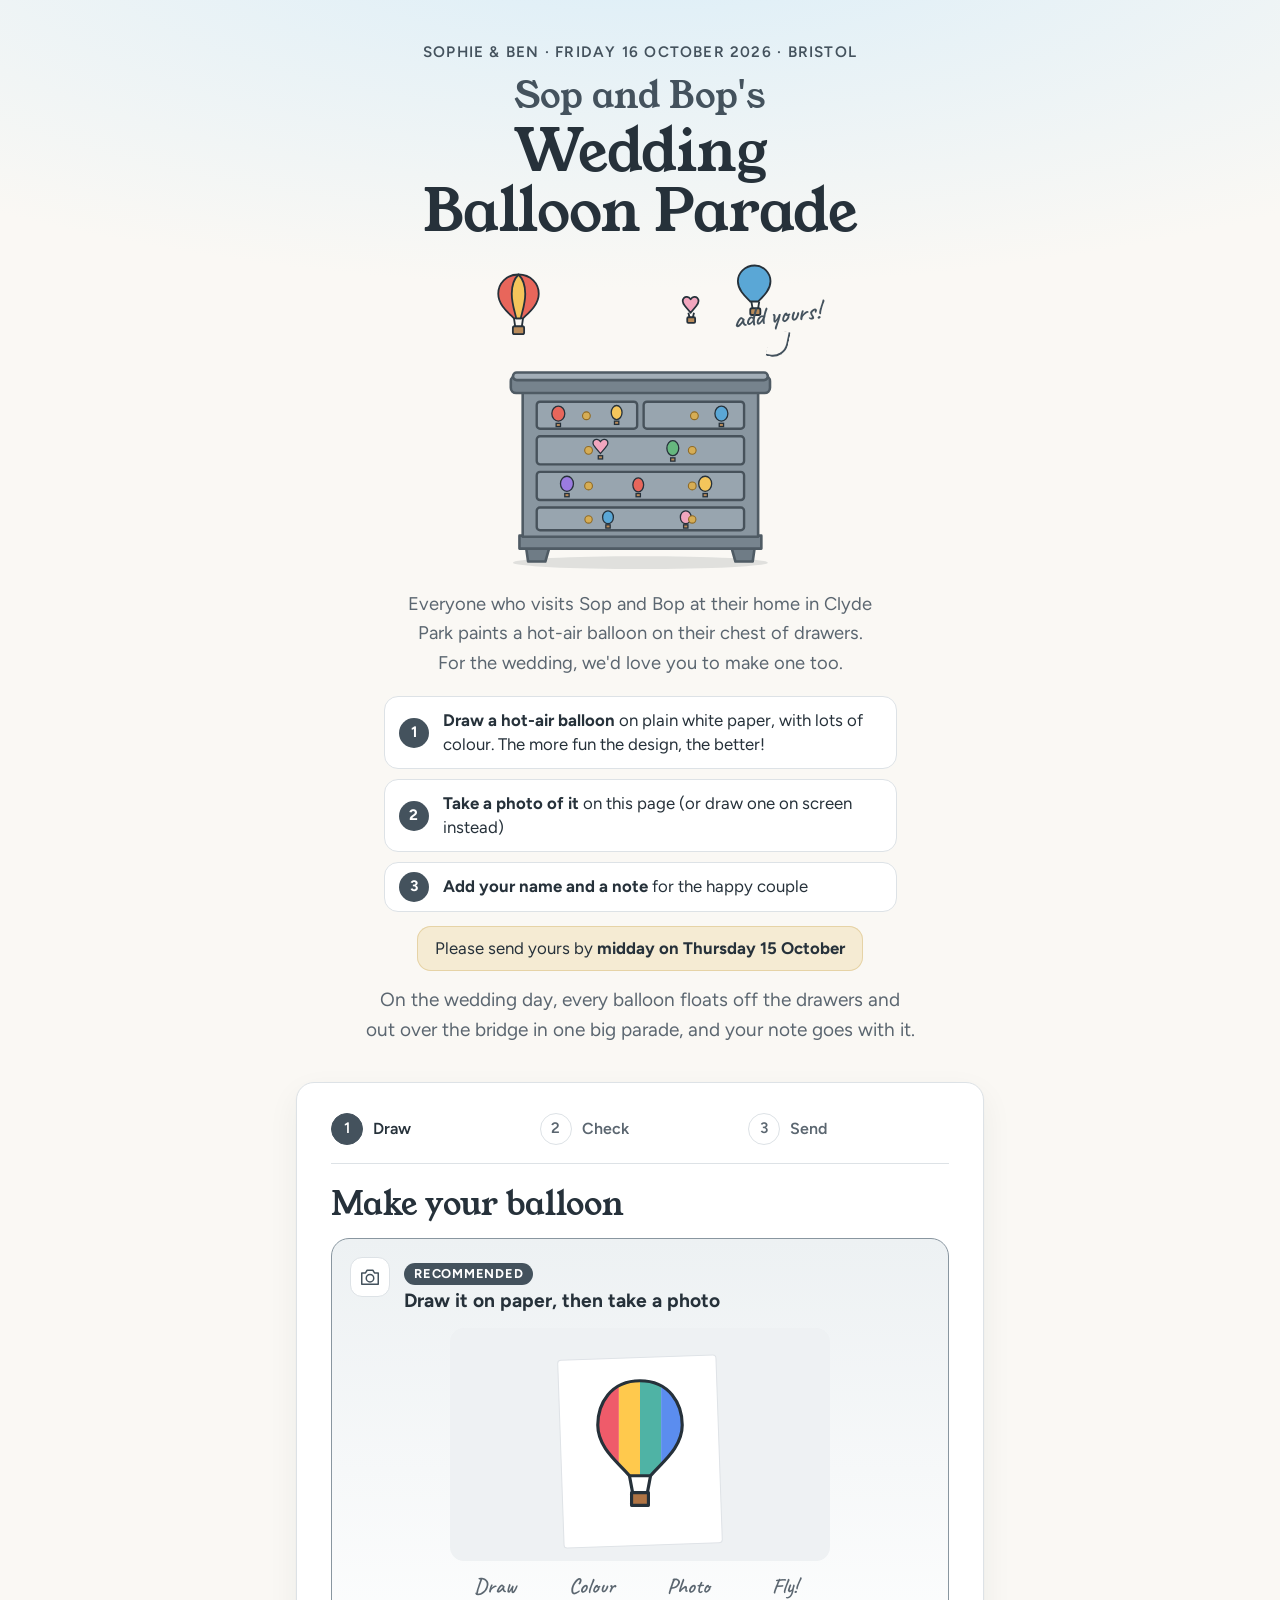
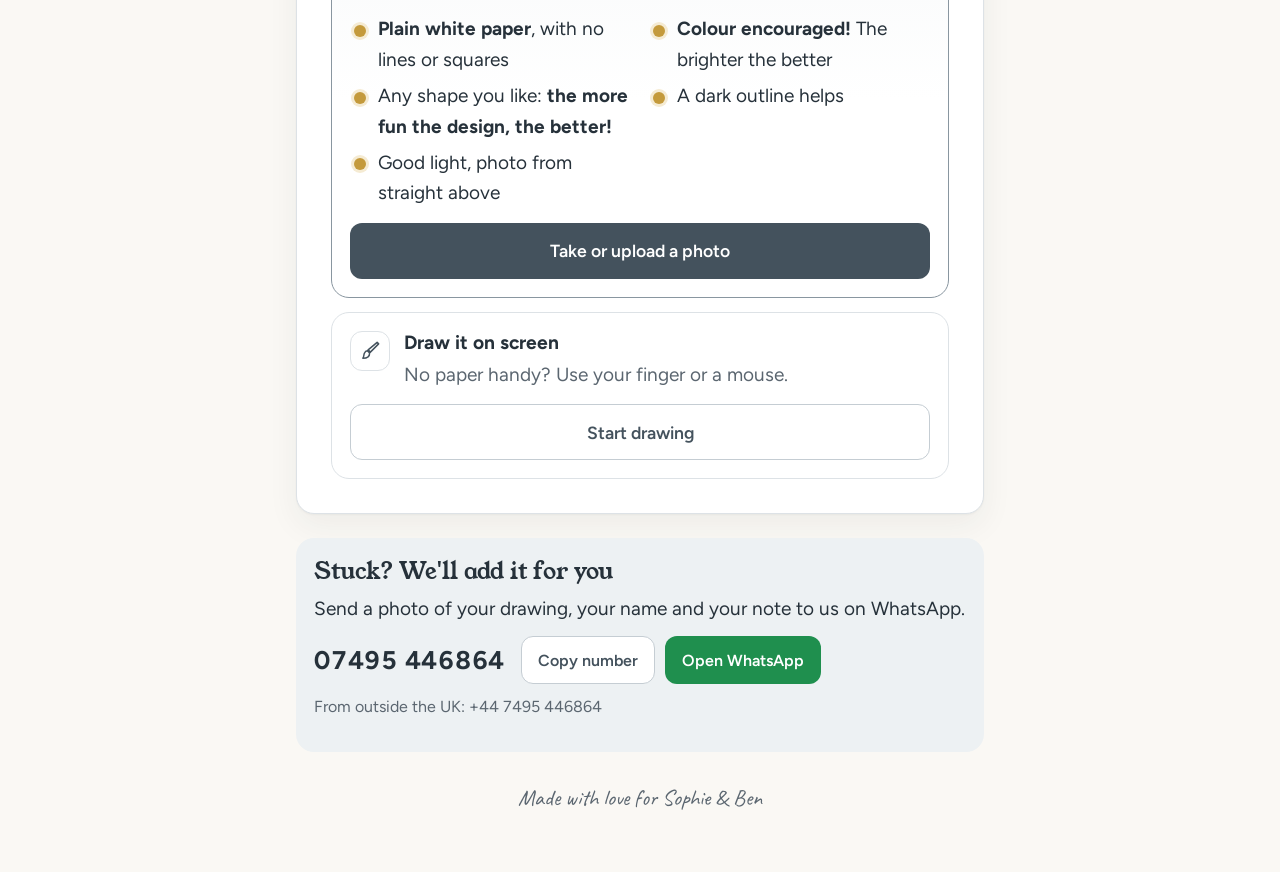
<file: site/index.html>
<!doctype html>
<html lang="en-GB">
<head>
  <meta charset="utf-8">
  <meta name="viewport" content="width=device-width, initial-scale=1, viewport-fit=cover">
  <title>Sop and Bop's Wedding Balloon Parade</title>
  <meta name="description" content="Draw a hot-air balloon for Sophie and Ben's wedding parade.">
  <meta name="theme-color" content="#faf8f4">
  <meta property="og:title" content="Sop and Bop's Wedding Balloon Parade">
  <meta property="og:description" content="Draw a hot-air balloon for Sophie and Ben's wedding. Send yours by midday on Thursday 15 October.">
  <meta property="og:type" content="website">
  <meta property="og:url" content="https://sop-and-bop-balloons.netlify.app/">
  <meta property="og:image" content="https://sop-and-bop-balloons.netlify.app/img/invite.jpg">
  <meta property="og:image:width" content="1200">
  <meta property="og:image:height" content="630">
  <meta property="og:image:alt" content="Sop and Bop's Wedding Balloon Parade: draw a balloon for the happy couple">
  <meta name="twitter:card" content="summary_large_image">
  <link rel="icon" href="img/favicon.svg" type="image/svg+xml">
  <link rel="preconnect" href="https://fonts.googleapis.com">
  <link rel="preconnect" href="https://fonts.gstatic.com" crossorigin>
  <link href="https://fonts.googleapis.com/css2?family=Young+Serif&family=Figtree:ital,wght@0,400;0,500;0,600;0,700;1,400&family=Caveat:wght@500;600&display=swap" rel="stylesheet">
  <link rel="stylesheet" href="css/style.css">
</head>
<body class="make">
  <main class="page">
    <header class="hero">
      <p class="kicker">Sophie &amp; Ben &middot; Friday 16 October 2026 &middot; Bristol</p>
      <h1><span class="h1-top">Sop and Bop's</span> Wedding Balloon Parade</h1>
      <div class="hero-art" aria-hidden="true">
        <svg class="hero-balloons" viewBox="0 0 320 90" focusable="false">
          <g stroke="#26313a" stroke-width="1.6" stroke-linejoin="round">
            <path d="M52 12c-11 0-18 8-18 17 0 10 9 17 14 22h8c5-5 14-12 14-22 0-9-7-17-18-17z" fill="#e8665b"/>
            <path d="M52 12c-4 4-6 10-6 17 0 9 3 17 4 22h4c1-5 4-13 4-22 0-7-2-13-6-17z" fill="#f4c55b"/>
            <path d="M48 51l1 7M56 51l-1 7" fill="none"/><rect x="47" y="58" width="10" height="7" rx="1.5" fill="#b98b5a"/>
            <path d="M262 4c-9 0-15 7-15 14 0 8 7 14 11 18h7c4-4 11-10 11-18 0-7-6-14-14-14z" fill="#5aa7d6"/>
            <path d="M259 36l1 6M266 36l-1 6" fill="none"/><rect x="258" y="42" width="9" height="6" rx="1.5" fill="#b98b5a"/>
            <path d="M200 40c-5-6 1-11 5-6 4-5 10 0 5 6l-5 6z" fill="#f2a6be"/>
            <path d="M203 46l1 4M208 46l-1 4" fill="none"/><rect x="202" y="50" width="7" height="5" rx="1" fill="#b98b5a"/>
          </g>
        </svg>
        <svg class="hero-chest" viewBox="0 0 260 190" focusable="false">
          <ellipse cx="130" cy="183" rx="118" ry="6" fill="#26313a" opacity=".12"/>
          <g stroke="#4f5b64" stroke-width="2.4" stroke-linejoin="round">
            <path d="M24 168h22l-4 14H26zM214 168h22l-2 14h-16z" fill="#6f7c86"/>
            <rect x="18" y="158" width="224" height="12" fill="#77848e"/>
            <rect x="21" y="22" width="218" height="137" fill="#8996a0"/>
            <rect x="10" y="10" width="240" height="16" rx="5" fill="#76838d"/>
            <rect x="12" y="7" width="236" height="7" rx="3.5" fill="#a3aeb7"/>
          </g>
          <g fill="#98a5af" stroke="#47525b" stroke-width="2.2">
            <rect x="34" y="34" width="93" height="25" rx="3"/><rect x="133" y="34" width="93" height="25" rx="3"/>
            <rect x="34" y="66" width="192" height="26" rx="3"/><rect x="34" y="99" width="192" height="26" rx="3"/>
            <rect x="34" y="132" width="192" height="21" rx="3"/>
          </g>
          <g stroke="#26313a" stroke-width="1.2">
            <ellipse cx="54" cy="45" rx="6" ry="7" fill="#e8665b"/><rect x="52" y="54" width="4" height="3" fill="#b98b5a"/>
            <ellipse cx="108" cy="44" rx="5" ry="6.5" fill="#f4c55b"/><rect x="106" y="52" width="4" height="3" fill="#b98b5a"/>
            <ellipse cx="205" cy="45" rx="6" ry="7" fill="#5aa7d6"/><rect x="203" y="54" width="4" height="3" fill="#b98b5a"/>
            <path d="M88 76c-5-5 1-10 5-5 4-5 10 0 5 5l-5 6z" fill="#f2a6be"/><rect x="91" y="84" width="4" height="3" fill="#b98b5a"/>
            <ellipse cx="160" cy="77" rx="5.5" ry="7" fill="#66b77e"/><rect x="158" y="86" width="4" height="3" fill="#b98b5a"/>
            <ellipse cx="62" cy="110" rx="6" ry="7" fill="#9b7be0"/><rect x="60" y="119" width="4" height="3" fill="#b98b5a"/>
            <ellipse cx="128" cy="111" rx="5" ry="6.5" fill="#e8665b"/><rect x="126" y="119" width="4" height="3" fill="#b98b5a"/>
            <ellipse cx="190" cy="110" rx="6" ry="7" fill="#f4c55b"/><rect x="188" y="119" width="4" height="3" fill="#b98b5a"/>
            <ellipse cx="100" cy="141" rx="5" ry="6" fill="#5aa7d6"/><rect x="98" y="148" width="4" height="3" fill="#b98b5a"/>
            <ellipse cx="172" cy="141" rx="5" ry="6" fill="#f2a6be"/><rect x="170" y="148" width="4" height="3" fill="#b98b5a"/>
          </g>
          <g fill="#d6ad55" stroke="#8e6a26" stroke-width="1">
            <circle cx="80" cy="47" r="3.6"/><circle cx="180" cy="47" r="3.6"/>
            <circle cx="82" cy="79" r="3.6"/><circle cx="178" cy="79" r="3.6"/>
            <circle cx="82" cy="112" r="3.6"/><circle cx="178" cy="112" r="3.6"/>
            <circle cx="82" cy="143" r="3.4"/><circle cx="178" cy="143" r="3.4"/>
          </g>
        </svg>
        <p class="scribble">add yours!</p>
      </div>
      <p class="lead">Everyone who visits Sop and Bop at their home in Clyde Park paints a hot-air balloon on their chest of drawers. For the wedding, we'd love you to make one too.</p>
      <ol class="ask">
        <li><strong>Draw a hot-air balloon</strong> on plain white paper, with lots of colour. The more fun the design, the better!</li>
        <li><strong>Take a photo of it</strong> on this page (or draw one on screen instead)</li>
        <li><strong>Add your name and a note</strong> for the happy couple</li>
      </ol>
      <p class="deadline">Please send yours by <strong>midday on Thursday 15 October</strong></p>
      <p class="lead-after">On the wedding day, every balloon floats off the drawers and out over the bridge in one big parade, and your note goes with it.</p>
    </header>

    <section class="panel" aria-labelledby="make-title">
      <ol class="stepper" id="stepper" aria-label="Progress">
        <li data-n="1" class="on"><span class="dot">1</span><span class="label">Draw</span></li>
        <li data-n="2"><span class="dot">2</span><span class="label">Check</span></li>
        <li data-n="3"><span class="dot">3</span><span class="label">Send</span></li>
      </ol>

      <div class="outbox-note" id="outbox-note" role="status" hidden></div>

      <!-- Step 1: choose how -->
      <div class="step" id="step-choose">
        <h2 id="make-title">Make your balloon</h2>
        <div class="routes">
          <div class="route route-main">
            <div class="route-head">
              <svg class="icon" viewBox="0 0 32 32" aria-hidden="true" focusable="false"><path d="M5 10.5h5l2.2-3.5h7.6l2.2 3.5h5v15H5z" fill="none" stroke="currentColor" stroke-width="2" stroke-linejoin="round"/><circle cx="16" cy="17.5" r="5" fill="none" stroke="currentColor" stroke-width="2"/></svg>
              <div>
                <p class="tag">Recommended</p>
                <h3>Draw it on paper, then take a photo</h3>
              </div>
            </div>
            <figure class="howto">
              <!-- a looping demo: draw on plain paper, colour it in, photograph it, it flies -->
              <svg class="howto-art" viewBox="0 0 360 220" role="img" aria-label="How it works: draw a hot-air balloon on plain white paper, colour it in, take a photo of it, and it flies off into the sky.">
              <defs>
                <clipPath id="hb-env"><path d="M180 50C152 50 140 72 140 92C140 114 160 128 170 140L190 140C200 128 220 114 220 92C220 72 208 50 180 50Z"/></clipPath>
                <linearGradient id="hb-sky-fill" x1="0" y1="0" x2="0" y2="1"><stop offset="0" stop-color="#9fd3f5"/><stop offset="1" stop-color="#fbe7c6"/></linearGradient>
              </defs>
              <rect class="hb-sky" width="360" height="220" rx="14" fill="url(#hb-sky-fill)"/>
              <g class="hb-paper"><rect x="105" y="28" width="150" height="178" rx="3" fill="#fff" stroke="#dfe3e7" transform="rotate(-2 180 117)"/></g>
              <g class="hb-balloon"><g class="hb-fly">
                <g clip-path="url(#hb-env)">
                  <rect class="hb-s1" x="138" y="48" width="22" height="94" fill="#ef5b6a"/>
                  <rect class="hb-s2" x="160" y="48" width="20" height="94" fill="#ffc94d"/>
                  <rect class="hb-s3" x="180" y="48" width="20" height="94" fill="#4fb3a5"/>
                  <rect class="hb-s4" x="200" y="48" width="22" height="94" fill="#5b8def"/>
                </g>
                <rect class="hb-basket-fill" x="172" y="156" width="16" height="12" rx="2" fill="#b07444"/>
                <path class="hb-line hb-env" d="M180 50C152 50 140 72 140 92C140 114 160 128 170 140L190 140C200 128 220 114 220 92C220 72 208 50 180 50Z" pathLength="100"/>
                <path class="hb-line hb-ropes" d="M170 140L173 156M190 140L187 156" pathLength="100"/>
                <path class="hb-line hb-basket" d="M172 156h16v12h-16z" pathLength="100"/>
              </g></g>
              <g class="hb-pencil"><g transform="rotate(28)">
                <rect x="-4.5" y="-50" width="9" height="38" rx="1.5" fill="#f2b33d"/>
                <rect x="-4.5" y="-56" width="9" height="7" rx="2" fill="#ef8f9a"/>
                <polygon points="-4.5,-12 4.5,-12 0,0" fill="#f6dcb0"/>
                <polygon points="-1.6,-4.3 1.6,-4.3 0,0" fill="#26313a"/>
              </g></g>
              <g class="hb-crayon"><g transform="rotate(28)">
                <rect x="-4.5" y="-50" width="9" height="38" rx="1.5" fill="#ef5b6a"/>
                <rect x="-4.5" y="-56" width="9" height="7" rx="2" fill="#c94451"/>
                <polygon points="-4.5,-12 4.5,-12 0,0" fill="#f6dcb0"/>
                <polygon points="-1.6,-4.3 1.6,-4.3 0,0" fill="#ef5b6a"/>
              </g></g>
              <g class="hb-phone">
                <rect x="128" y="24" width="104" height="186" rx="16" fill="none" stroke="#26313a" stroke-width="9"/>
                <rect x="166" y="31" width="28" height="5" rx="2.5" fill="#26313a"/>
                <circle cx="180" cy="190" r="9" fill="#fff" stroke="#26313a" stroke-width="3"/>
              </g>
              <rect class="hb-flash" width="360" height="220" rx="14" fill="#fff"/>
              </svg>
              <ol class="howto-steps" aria-hidden="true">
                <li>Draw</li><li>Colour</li><li>Photo</li><li>Fly!</li>
              </ol>
            </figure>
            <ul class="tips">
              <li><strong>Plain white paper</strong>, with no lines or squares</li>
              <li><strong>Colour encouraged!</strong> The brighter the better</li>
              <li>Any shape you like: <strong>the more fun the design, the better!</strong></li>
              <li>A dark outline helps</li>
              <li>Good light, photo from straight above</li>
            </ul>
            <div class="photo-buttons">
              <!-- phones: open the camera straight away, or pick from the photo library -->
              <label class="btn btn-primary btn-wide camera-only" for="camera-input">
                <svg class="btn-icon" viewBox="0 0 32 32" aria-hidden="true" focusable="false"><path d="M5 10.5h5l2.2-3.5h7.6l2.2 3.5h5v15H5z" fill="none" stroke="currentColor" stroke-width="2.2" stroke-linejoin="round"/><circle cx="16" cy="17.5" r="5" fill="none" stroke="currentColor" stroke-width="2.2"/></svg>
                Take a photo now
              </label>
              <label class="btn btn-wide photo-pick" for="photo-input"><span class="pick-solo">Take or upload a photo</span><span class="pick-alt">Use a photo I took earlier</span></label>
            </div>
            <input type="file" id="camera-input" accept="image/*" capture="environment" class="visually-hidden">
            <input type="file" id="photo-input" accept="image/*,.heic,.heif" class="visually-hidden">
          </div>
          <div class="route">
            <div class="route-head">
              <svg class="icon" viewBox="0 0 32 32" aria-hidden="true" focusable="false"><path d="M25.5 4.5l2 2-11 11-3-3z" fill="none" stroke="currentColor" stroke-width="2" stroke-linejoin="round"/><path d="M12.5 15.5l3 3c0 4-3 7-9 7 1.5-1.5 1-4 2-6.5s2.5-3.5 4-3.5z" fill="none" stroke="currentColor" stroke-width="2" stroke-linejoin="round"/></svg>
              <div>
                <h3>Draw it on screen</h3>
                <p class="muted">No paper handy? Use your finger or a mouse.</p>
              </div>
            </div>
            <button class="btn btn-secondary btn-wide" id="start-draw" type="button">Start drawing</button>
          </div>
        </div>
      </div>

      <!-- Step 2a: crop -->
      <div class="step" id="step-crop" hidden>
        <h2>Fit the box around your balloon</h2>
        <p class="muted">We've guessed where your drawing is. Drag the corners if it needs a nudge.</p>
        <div class="crop-wrap" id="crop-wrap">
          <canvas id="crop-canvas"></canvas>
          <div class="crop-box" id="crop-box">
            <span class="handle" data-h="nw"></span><span class="handle" data-h="ne"></span>
            <span class="handle" data-h="sw"></span><span class="handle" data-h="se"></span>
          </div>
        </div>
        <div class="tool-links">
          <button class="link-btn" type="button" id="rotate">Rotate photo</button>
          <button class="link-btn" type="button" id="whole">Use the whole photo</button>
        </div>
        <div class="actions">
          <button class="btn btn-secondary" type="button" data-go="choose">Back</button>
          <button class="btn btn-primary" type="button" id="crop-done">Cut it out</button>
        </div>
      </div>

      <!-- Step 2b: draw -->
      <div class="step" id="step-draw" hidden>
        <h2>Draw your balloon</h2>
        <div class="draw-tools" role="toolbar" aria-label="Drawing tools">
          <div class="palette" id="palette" role="radiogroup" aria-label="Colour"></div>
          <div class="tool-row">
            <div class="seg" role="radiogroup" aria-label="Tool">
              <button type="button" class="tool on" data-tool="brush" aria-pressed="true">Brush</button>
              <button type="button" class="tool" data-tool="fill" aria-pressed="false">Fill</button>
              <button type="button" class="tool" data-tool="eraser" aria-pressed="false">Eraser</button>
            </div>
            <div class="seg" role="radiogroup" aria-label="Brush size">
              <button type="button" class="size" data-size="5" aria-label="Thin brush"><i style="width:6px;height:6px"></i></button>
              <button type="button" class="size on" data-size="12" aria-label="Medium brush"><i style="width:12px;height:12px"></i></button>
              <button type="button" class="size" data-size="28" aria-label="Thick brush"><i style="width:20px;height:20px"></i></button>
            </div>
            <button type="button" class="btn btn-small btn-secondary" id="undo">Undo</button>
            <button type="button" class="btn btn-small btn-secondary" id="clear">Clear</button>
          </div>
        </div>
        <div class="draw-wrap">
          <canvas id="guide-canvas" aria-hidden="true"></canvas>
          <canvas id="draw-canvas" aria-label="Drawing area"></canvas>
        </div>
        <div class="tool-row under">
          <label class="guide-pick">Guide shape
            <select id="guide">
              <option value="none">None</option>
              <option value="round" selected>Round balloon</option>
              <option value="tall">Tall balloon</option>
              <option value="heart">Heart</option>
            </select>
          </label>
          <p class="muted small">The dotted guide is only there to help. It won't be part of your balloon.</p>
        </div>
        <div class="actions">
          <button class="btn btn-secondary" type="button" data-go="choose">Back</button>
          <button class="btn btn-primary" type="button" id="draw-done">I've finished</button>
        </div>
      </div>

      <!-- Step 3: preview + details -->
      <div class="step" id="step-preview" hidden>
        <h2>Here's your balloon</h2>
        <p class="muted">This is how it will look in the parade.</p>
        <div class="preview-sky" id="preview-sky">
          <canvas id="preview-canvas"></canvas>
        </div>
        <p class="quality-hint" id="quality-hint" hidden></p>
        <div id="photo-controls">
          <button class="link-btn" type="button" id="compare" aria-pressed="false">Show my photo</button>
          <details class="fix" id="fix">
            <summary>Not quite right? Fix it here</summary>
            <div class="fix-body">
              <p class="muted">Tap a white gap (like the space between the ropes) to make it see-through. Tap again to fill it back in.</p>
              <label class="slider">
                <span>How much to tidy up</span>
                <input type="range" id="strength" min="0" max="100" value="50">
                <span class="slider-ends"><span>Keep more of my drawing</span><span>Remove more marks</span></span>
              </label>
              <button class="btn btn-secondary btn-small" type="button" data-go="crop">Move the box again</button>
            </div>
          </details>
        </div>
        <div id="draw-controls" hidden>
          <button class="link-btn" type="button" data-go="draw">Keep drawing</button>
        </div>

        <form id="details" novalidate>
          <label class="field">
            <span>Your name</span>
            <input type="text" id="name" name="name" maxlength="60" autocomplete="name" required>
          </label>
          <label class="field">
            <span>A note to Sop and Bop</span>
            <textarea id="note" name="note" maxlength="280" rows="4" placeholder="A wish, a memory, a joke…" required></textarea>
            <span class="count"><span id="note-count">0</span> / 280</span>
          </label>
          <div class="error" id="form-error" role="alert" hidden></div>
          <div class="failed-actions" id="failed-actions" hidden>
            <button class="btn btn-primary" type="button" id="retry">Try sending again</button>
            <button class="btn btn-secondary" type="button" id="save-copy-failed">Save a copy of my balloon</button>
          </div>
          <button class="btn btn-primary btn-wide btn-big" type="submit" id="submit">Send my balloon</button>
        </form>
      </div>

      <!-- Step 4: thanks -->
      <div class="step thanks" id="step-thanks" hidden>
        <div class="thanks-balloon"><img id="thanks-img" alt="Your balloon"></div>
        <h2>Thank you, <span id="thanks-name"></span>!</h2>
        <p class="big">Your balloon is on the drawers, waiting for <strong>Friday 16 October</strong>.</p>
        <p class="muted">On the day it will float off and join the parade. Look out for the QR code in the wedding paper to watch it fly.</p>
        <div class="actions actions-center">
          <button class="btn btn-secondary" type="button" id="save-copy">Save a copy</button>
          <button class="btn btn-primary" type="button" id="another">Make another balloon</button>
        </div>
      </div>
    </section>

    <section class="help" id="help" aria-labelledby="help-title">
      <h2 id="help-title">Stuck? We'll add it for you</h2>
      <p>Send a photo of your drawing, your name and your note to us on WhatsApp.</p>
      <div class="phone">
        <span class="number" id="wa-number"></span>
        <button class="btn btn-small btn-secondary" type="button" id="copy-number">Copy number</button>
        <a class="btn btn-small btn-whatsapp" id="wa-link" href="#" target="_blank" rel="noopener">Open WhatsApp</a>
      </div>
      <p class="muted small">From outside the UK: <span class="selectable" id="wa-intl"></span></p>
    </section>

    <footer class="foot">Made with love for Sophie &amp; Ben</footer>
  </main>

  <div class="notice" id="notice" role="alert" hidden>
    <p id="notice-text"></p>
    <button type="button" class="btn btn-small btn-light" id="notice-close">OK</button>
  </div>

  <div class="busy" id="busy" hidden><div class="spinner" aria-hidden="true"></div><p id="busy-text">Working…</p></div>

  <script src="config.js"></script>
  <script src="js/api.js"></script>
  <script src="js/outbox.js"></script>
  <script src="js/cleanup.js"></script>
  <script src="js/draw.js"></script>
  <script src="js/make.js"></script>
</body>
</html>
</file>
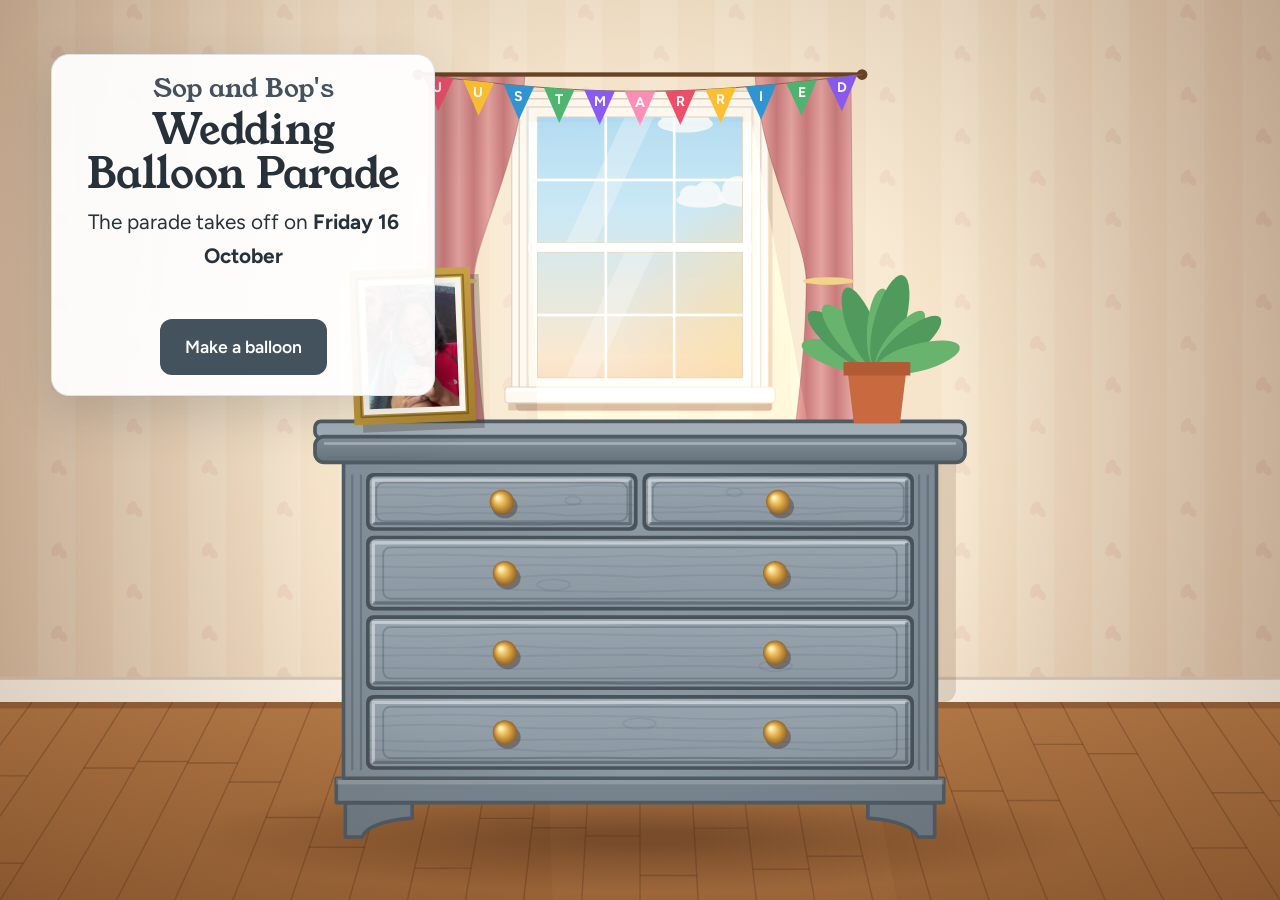
<file: site/parade.html>
<!doctype html>
<html lang="en-GB">
<head>
  <meta charset="utf-8">
  <meta name="viewport" content="width=device-width, initial-scale=1, viewport-fit=cover">
  <title>Sop and Bop's Wedding Balloon Parade</title>
  <meta name="description" content="Sophie and Ben's wedding balloon parade.">
  <meta name="theme-color" content="#7cc4ee">
  <link rel="icon" href="img/favicon.svg" type="image/svg+xml">
  <link rel="preconnect" href="https://fonts.googleapis.com">
  <link rel="preconnect" href="https://fonts.gstatic.com" crossorigin>
  <link href="https://fonts.googleapis.com/css2?family=Young+Serif&family=Figtree:wght@400;600;700&family=Caveat:wght@600&display=swap" rel="stylesheet">
  <link rel="stylesheet" href="css/style.css">
  <link rel="stylesheet" href="css/parade.css">
</head>
<body class="parade">
  <canvas id="sky" aria-label="Balloons drifting across the sky. Tap one to read its note."></canvas>

  <div class="parade-title" id="parade-title">
    <h1><span class="h1-top">Sop and Bop's</span> Wedding Balloon Parade</h1>
    <p class="parade-sub">Just married! Sophie &amp; Ben, 16 October 2026</p>
    <p class="parade-count" id="parade-count"></p>
  </div>
  <div class="corner-btns">
    <button class="corner-btn" id="replay" type="button" hidden>Replay lift-off</button>
    <button class="corner-btn" id="fullscreen" type="button" hidden>Full screen</button>
  </div>
  <p class="parade-hint" id="parade-hint" hidden>Tap a balloon to see who made it</p>

  <div class="waiting" id="waiting" hidden>
    <div class="waiting-card">
      <h1><span class="h1-top">Sop and Bop's</span> Wedding Balloon Parade</h1>
      <p class="big">The parade takes off on <strong id="launch-date">Friday 16 October</strong></p>
      <p class="waiting-count" id="waiting-count" aria-live="polite"></p>
      <p><a href="index.html" class="btn btn-primary">Make a balloon</a></p>
    </div>
  </div>

  <div class="note-card" id="note-card" role="dialog" aria-modal="false" aria-labelledby="note-name" hidden>
    <button class="note-close" id="note-close" type="button" aria-label="Close">×</button>
    <img id="note-img" alt="">
    <div>
      <p class="note-from">A balloon from</p>
      <h2 id="note-name"></h2>
      <p id="note-text"></p>
    </div>
  </div>

  <script src="config.js"></script>
  <script src="js/api.js"></script>
  <script src="js/parade.js"></script>
</body>
</html>
</file>
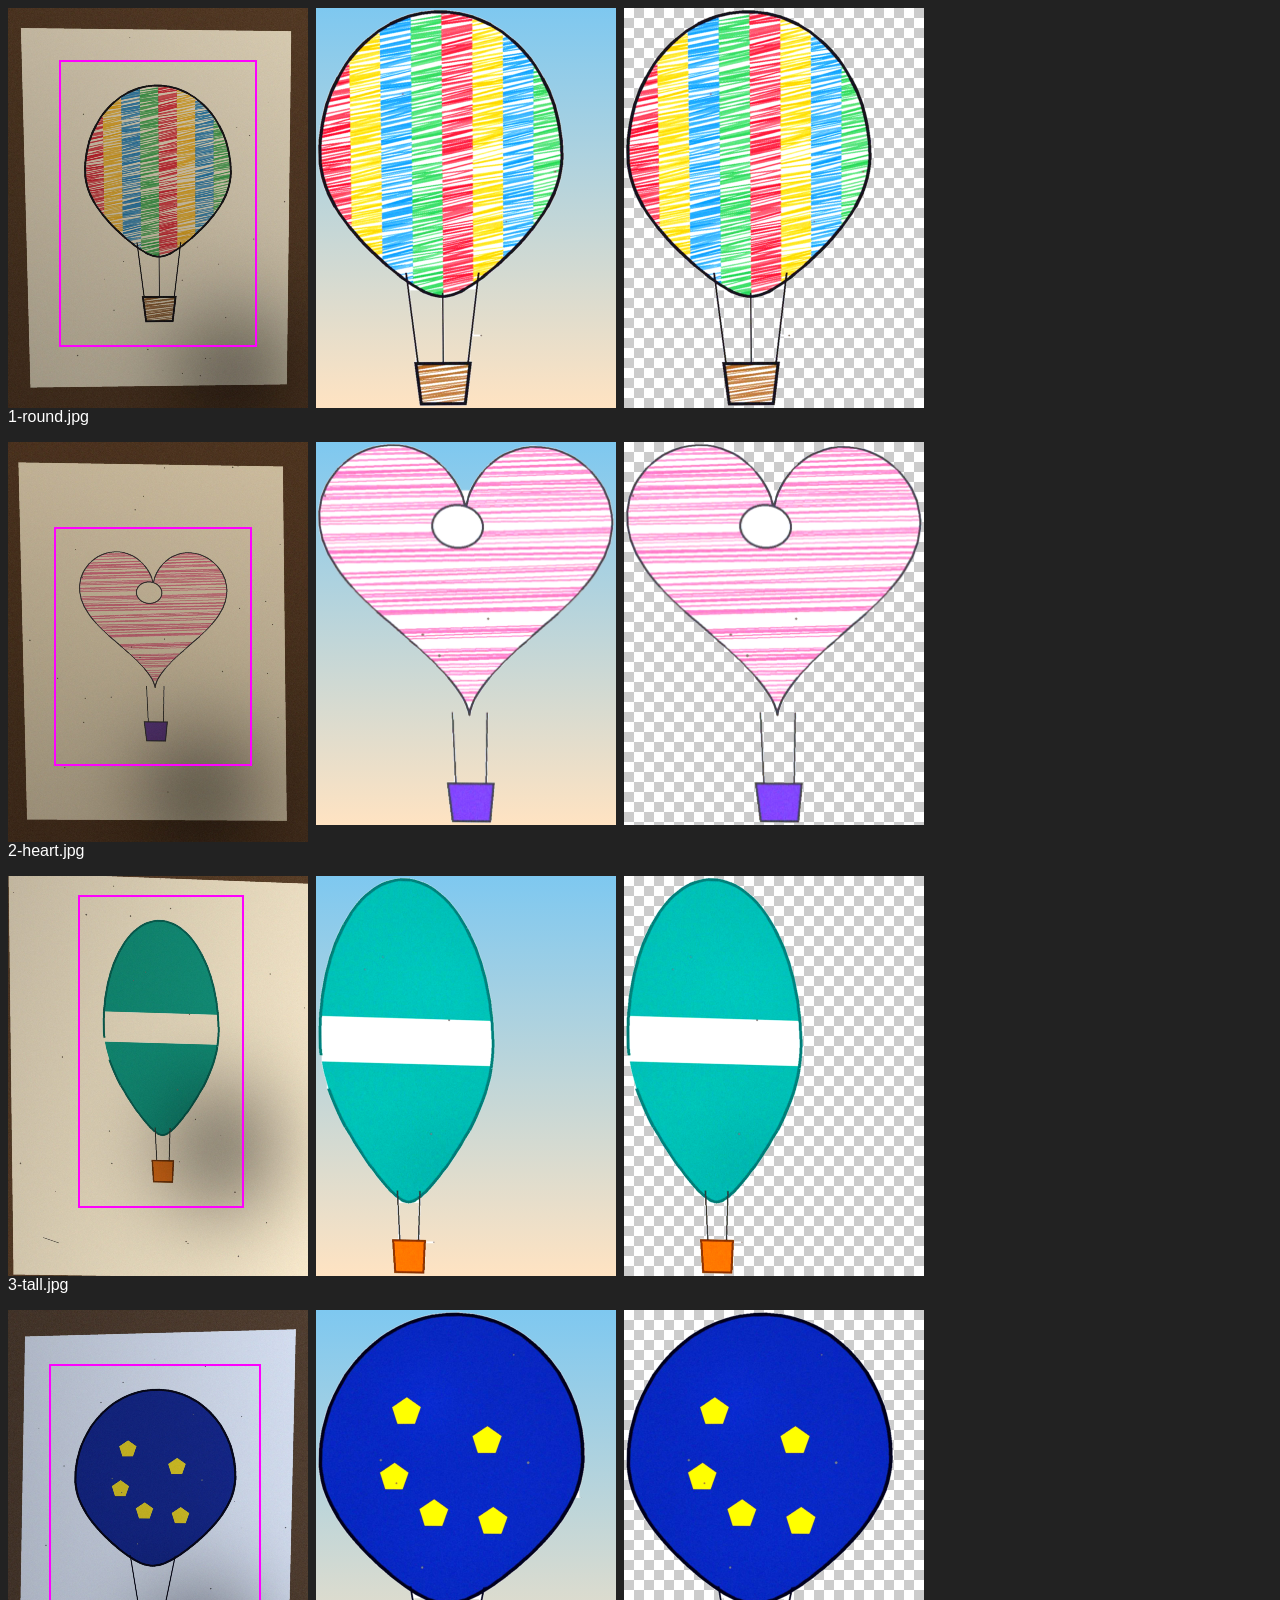
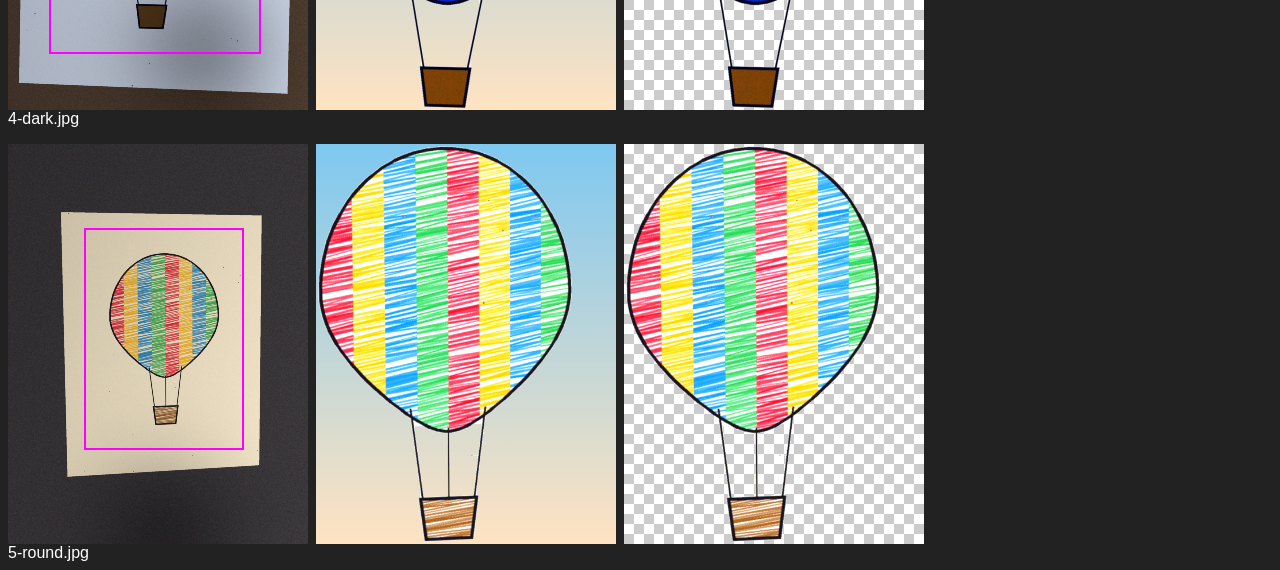
<file: tests/cleanup-test.html>
<!doctype html>
<html><head><meta charset="utf-8"><title>Cleanup test</title>
<style>
body{font-family:sans-serif;margin:0;background:#222;color:#fff}
.row{display:flex;gap:8px;padding:8px;align-items:flex-start}
.cell{width:300px} .cell canvas,.cell img{max-width:300px;max-height:400px;display:block}
.sky{background:linear-gradient(#7ec8f0,#ffe3c2)} .check{background:repeating-conic-gradient(#ccc 0 25%,#fff 0 50%) 0 0/20px 20px}
</style></head><body>
<div id="out"></div>
<script>window.PARADE_CONFIG={supabaseUrl:"",supabaseAnonKey:""};</script>
<script src="../site/js/cleanup.js"></script>
<script>
const names = (new URLSearchParams(location.search).get("imgs") || "1-round.jpg,2-heart.jpg,3-tall.jpg,4-dark.jpg,5-round.jpg").split(",");
const strength = Number(new URLSearchParams(location.search).get("s") || 0.5);
(async () => {
  const out = document.getElementById("out");
  window.timings = [];
  for (const n of names) {
    const blob = await (await fetch("photos/" + n)).blob();
    const file = new File([blob], n, { type: blob.type });
    const photo = await Cleanup.loadPhoto(file);
    let t = performance.now();
    const crop = Cleanup.guessCrop(photo);
    const tCrop = performance.now() - t; t = performance.now();
    const res = Cleanup.process(photo, crop, strength);
    window.timings.push({ n, crop: Math.round(tCrop), proc: Math.round(performance.now() - t), out: res && [res.canvas.width, res.canvas.height] });
    const row = document.createElement("div"); row.className = "row";
    const c1 = document.createElement("canvas"); c1.width = photo.width; c1.height = photo.height;
    const x = c1.getContext("2d"); x.drawImage(photo, 0, 0); x.strokeStyle = "#f0f"; x.lineWidth = 8; x.strokeRect(crop.x, crop.y, crop.w, crop.h);
    const a = document.createElement("div"); a.className = "cell"; a.append(c1, n);
    row.append(a);
    for (const cls of ["sky", "check"]) {
      const d = document.createElement("div"); d.className = "cell " + cls;
      if (res) { const im = new Image(); im.src = res.canvas.toDataURL(); d.append(im); } else d.textContent = "NULL";
      row.append(d);
    }
    out.append(row);
  }
  window.done = true;
})().catch(e => { document.body.append("ERR " + e.stack); window.done = true; });
</script></body></html>
</file>
<file: site/css/style.css>
/* Sop and Bop's Wedding Balloon Parade: the guest page, plus tokens shared
   with the parade (parade.css).
   Layout: one calm column like a wedding card. Hero with the painted chest,
   then a single panel that walks through draw, check, send.
   Palette taken from the real chest of drawers (slate #8996a0) and its brass. */
:root {
  --paper: #faf8f4;     /* page */
  --card: #ffffff;
  --ink: #26313a;       /* text */
  --ink-soft: #5b6670;
  --slate: #8996a0;     /* the chest */
  --slate-deep: #44525d;/* buttons, links */
  --slate-dark: #34404a;
  --mist: #edf1f3;      /* quiet fills */
  --line: #dde2e6;
  --brass: #c49a3c;     /* small accents, like the knobs */
  --sky: #d9edf8;
  --danger: #a7342b;
  --display: "Young Serif", Georgia, "Times New Roman", serif;
  --body: "Figtree", system-ui, -apple-system, "Segoe UI", sans-serif;
  --hand: "Caveat", "Segoe Print", cursive;
  --radius: 18px;
  --radius-sm: 12px;
}

* { box-sizing: border-box; }
html { -webkit-text-size-adjust: 100%; }
body {
  margin: 0;
  font-family: var(--body);
  font-size: 1.1875rem; /* 19px */
  line-height: 1.6;
  color: var(--ink);
  background: var(--paper);
}
body.make {
  background:
    radial-gradient(120% 60% at 50% -10%, var(--sky) 0%, rgba(217, 237, 248, 0) 70%),
    var(--paper);
  background-attachment: fixed;
}
[hidden] { display: none !important; }
img, canvas { display: block; }
a { color: var(--slate-deep); }
:focus-visible { outline: 3px solid var(--brass); outline-offset: 3px; border-radius: 6px; }
.visually-hidden {
  position: absolute !important; width: 1px; height: 1px; overflow: hidden;
  clip: rect(0 0 0 0); white-space: nowrap;
}
h1, h2, h3 { text-wrap: balance; }
h1, h2 { font-family: var(--display); font-weight: 400; color: var(--ink); }
h2 { font-size: clamp(1.6rem, 4.5vw, 2rem); line-height: 1.2; margin: 0 0 8px; }
h3 { font-size: 1.2rem; line-height: 1.3; margin: 0; font-weight: 700; }
p { margin: 0 0 12px; }
.muted { color: var(--ink-soft); }
.small { font-size: 1rem; }
.big { font-size: 1.3rem; }
.selectable { user-select: all; -webkit-user-select: all; }

/* ---------- layout ---------- */
.page { max-width: 720px; margin: 0 auto; padding: 28px 16px 56px; }

/* ---------- hero ---------- */
.hero { text-align: center; padding: 12px 0 8px; }
.kicker {
  margin: 0 0 14px; font-size: 0.95rem; font-weight: 600; letter-spacing: 0.08em; text-transform: uppercase;
  color: var(--slate-deep);
}
h1 { font-size: clamp(2.3rem, 9vw, 3.6rem); line-height: 1.05; margin: 0; letter-spacing: -0.01em; }
.h1-top { display: block; font-size: 0.62em; color: var(--slate-deep); margin-bottom: 6px; letter-spacing: 0; }
.hero-art { position: relative; max-width: 360px; margin: 18px auto 8px; }
.hero-balloons { width: 100%; height: auto; margin-bottom: -6px; }
.hero-balloons g { animation: drift-up 6s ease-in-out infinite alternate; transform-origin: center; }
.hero-chest { width: 78%; height: auto; margin: 0 auto; }
.scribble {
  position: absolute; right: 0; top: 13%; margin: 0; transform: rotate(-6deg);
  font-family: var(--hand); font-size: 1.6rem; font-weight: 600; line-height: 1; color: var(--slate-deep);
}
.scribble::after {
  content: ""; position: absolute; right: 40%; top: 110%; width: 18px; height: 26px;
  border-right: 2px solid var(--slate-deep); border-bottom: 2px solid var(--slate-deep);
  border-bottom-right-radius: 16px; transform: rotate(18deg);
}
.lead { max-width: 34em; margin: 10px auto 0; font-size: 1.15rem; color: var(--ink-soft); }
.ask { list-style: none; counter-reset: ask; max-width: 27em; margin: 18px auto 0; padding: 0; display: grid; gap: 10px; text-align: left; }
.ask li {
  counter-increment: ask; position: relative; padding: 12px 14px 12px 58px; line-height: 1.4;
  background: var(--card); border: 1px solid var(--line); border-radius: 14px; font-size: 1.05rem;
}
.ask li::before {
  content: counter(ask); position: absolute; left: 14px; top: 50%; transform: translateY(-50%);
  width: 30px; height: 30px; border-radius: 50%; display: grid; place-items: center;
  background: var(--slate-deep); color: #fff; font-weight: 700; font-size: 0.95rem;
}
.lead-after { max-width: 30em; margin: 14px auto 0; color: var(--ink-soft); }
.lead, .lead-after { text-wrap: balance; }
.deadline {
  display: table; margin: 14px auto 0; padding: 9px 18px; border-radius: 14px; text-align: center; text-wrap: balance;
  background: #f5ebd3; color: var(--ink); font-size: 1.05rem; box-shadow: inset 0 0 0 1px #e6d3a6;
}
@keyframes drift-up { to { transform: translateY(-6px); } }

/* ---------- main panel ---------- */
.panel {
  margin-top: 28px; background: var(--card); border: 1px solid var(--line); border-radius: var(--radius);
  padding: 22px 18px 26px; box-shadow: 0 1px 2px rgba(38, 49, 58, 0.04), 0 12px 32px rgba(38, 49, 58, 0.06);
}
@media (min-width: 640px) { .panel { padding: 30px 34px 34px; } }
.step > h2 { margin-top: 6px; }

/* progress tracker */
.stepper {
  list-style: none; margin: 0 0 22px; padding: 0 0 18px; display: grid; grid-template-columns: repeat(3, 1fr);
  gap: 8px; border-bottom: 1px solid var(--line); counter-reset: none;
}
.stepper li { display: flex; align-items: center; gap: 10px; color: var(--ink-soft); font-weight: 600; font-size: 1rem; min-width: 0; }
.stepper .dot {
  flex: none; display: grid; place-items: center; width: 32px; height: 32px; border-radius: 50%;
  border: 1.5px solid var(--line); background: var(--card); font-size: 0.95rem; color: var(--ink-soft);
}
.stepper .label { white-space: nowrap; overflow: hidden; text-overflow: ellipsis; }
.stepper li.on { color: var(--ink); }
.stepper li.on .dot { background: var(--slate-deep); border-color: var(--slate-deep); color: #fff; }
.stepper li.done .dot { background: var(--mist); border-color: var(--slate); color: var(--slate-deep); }
.stepper li.done .dot { font-size: 0; }
.stepper li.done .dot::after { content: "✓"; font-size: 1rem; }

/* ---------- buttons ---------- */
.btn {
  display: inline-flex; align-items: center; justify-content: center; gap: 10px;
  min-height: 56px; padding: 12px 24px; border: 1.5px solid transparent; border-radius: var(--radius-sm); cursor: pointer;
  font: 600 1.1rem/1.2 var(--body); text-decoration: none; text-align: center;
  transition: background-color 0.15s, border-color 0.15s, transform 0.08s;
  -webkit-tap-highlight-color: transparent;
}
.btn:active { transform: translateY(1px); }
.btn:disabled { opacity: 0.6; cursor: wait; }
.btn-primary { background: var(--slate-deep); color: #fff; }
.btn-primary:hover { background: var(--slate-dark); }
.btn-secondary { background: var(--card); color: var(--slate-deep); border-color: #c5cdd3; }
.btn-secondary:hover { border-color: var(--slate-deep); }
.btn-light { background: #fff; color: var(--ink); }
.btn-whatsapp { background: #1f8f4e; color: #fff; }
.btn-whatsapp:hover { background: #18773f; }
.btn-wide { width: 100%; }
.btn-big { min-height: 62px; font-size: 1.2rem; }
.btn-small { min-height: 48px; padding: 8px 16px; font-size: 1rem; }
.link-btn {
  min-height: 44px; padding: 6px 2px; border: 0; background: none; cursor: pointer;
  font: 600 1.05rem var(--body); color: var(--slate-deep); text-decoration: underline; text-underline-offset: 4px;
  text-decoration-thickness: 1.5px;
}
.actions { display: flex; gap: 12px; margin-top: 20px; flex-wrap: wrap; }
.actions .btn { flex: 1 1 140px; }
.actions-center { justify-content: center; }
@media (max-width: 480px) { .actions-center { flex-direction: column; } .actions-center .btn { flex: none; width: 100%; } }

/* ---------- step 1: two ways ---------- */
.routes { display: grid; gap: 14px; margin-top: 14px; }
.route { border: 1.5px solid var(--line); border-radius: var(--radius); padding: 18px; display: grid; gap: 14px; }
.route-main { border-color: var(--slate); background: linear-gradient(180deg, var(--mist), #fff 70%); }
.route-head { display: flex; gap: 14px; align-items: flex-start; }
.route-head .muted { margin: 4px 0 0; }
.icon { flex: none; width: 40px; height: 40px; padding: 7px; border-radius: 12px; background: #fff; color: var(--slate-deep); border: 1px solid var(--line); }
.tag {
  display: inline-block; margin: 0 0 4px; padding: 1px 10px; border-radius: 999px; background: var(--slate-deep); color: #fff;
  font-size: 0.8rem; font-weight: 700; letter-spacing: 0.06em; text-transform: uppercase;
}
.tips { list-style: none; margin: 0; padding: 0; display: grid; gap: 6px; }
.tips li { position: relative; padding-left: 28px; }
.tips li::before {
  content: ""; position: absolute; left: 4px; top: 0.55em; width: 12px; height: 12px; border-radius: 50%;
  background: var(--brass); box-shadow: 0 0 0 3px #f5ebd3;
}
@media (min-width: 560px) { .tips { grid-template-columns: 1fr 1fr; column-gap: 18px; } }

/* ---------- how-it-works animation (11s loop) ---------- */
.howto { margin: 0; }
.howto-art { display: block; width: 100%; max-width: 380px; height: auto; margin: 0 auto; border-radius: 14px; background: #eef1f3; }
.howto-art * { animation-duration: 11s; animation-iteration-count: infinite; animation-timing-function: linear; }
.hb-line { fill: none; stroke: var(--ink); stroke-width: 3; stroke-linecap: round; stroke-linejoin: round; stroke-dasharray: 100 120; }
/* still frame (reduced motion, or before the animation starts): the finished drawing */
.hb-sky, .hb-pencil, .hb-crayon, .hb-phone, .hb-flash { opacity: 0; }
.hb-paper { animation-name: hb-paper; }
.hb-env { animation-name: hb-env; }
.hb-ropes { animation-name: hb-ropes; }
.hb-basket { animation-name: hb-basket; }
.hb-basket-fill { animation-name: hb-basket-fill; }
.hb-s1 { animation-name: hb-s1; } .hb-s2 { animation-name: hb-s2; } .hb-s3 { animation-name: hb-s3; } .hb-s4 { animation-name: hb-s4; }
.hb-pencil { animation-name: hb-pencil; }
.hb-crayon { animation-name: hb-crayon; }
.hb-phone { animation-name: hb-phone; animation-timing-function: ease-out; }
.hb-flash { animation-name: hb-flash; }
.hb-sky { animation-name: hb-sky; }
.hb-fly { animation-name: hb-fly; animation-timing-function: ease-in-out; }
.hb-balloon { animation-name: hb-balloon; }
@keyframes hb-paper { 0% { opacity: 0; } 3%, 60% { opacity: 1; } 66%, 100% { opacity: 0; } }
@keyframes hb-env { 0%, 4% { stroke-dashoffset: 101; } 24%, 100% { stroke-dashoffset: 0; } }
@keyframes hb-ropes { 0%, 24% { stroke-dashoffset: 101; } 27%, 100% { stroke-dashoffset: 0; } }
@keyframes hb-basket { 0%, 27% { stroke-dashoffset: 101; } 30%, 100% { stroke-dashoffset: 0; } }
@keyframes hb-basket-fill { 0%, 44% { opacity: 0; } 46%, 100% { opacity: 1; } }
@keyframes hb-s1 { 0%, 30% { opacity: 0; } 33%, 100% { opacity: 1; } }
@keyframes hb-s2 { 0%, 33.5% { opacity: 0; } 37%, 100% { opacity: 1; } }
@keyframes hb-s3 { 0%, 37% { opacity: 0; } 40.5%, 100% { opacity: 1; } }
@keyframes hb-s4 { 0%, 40.5% { opacity: 0; } 44%, 100% { opacity: 1; } }
@keyframes hb-pencil {
  0%, 3% { opacity: 0; transform: translate(180px, 50px); }
  4% { opacity: 1; transform: translate(180px, 50px); }
  6.2% { transform: translate(152px, 60px); }
  8.4% { transform: translate(140px, 92px); }
  10.8% { transform: translate(152px, 120px); }
  13.2% { transform: translate(170px, 140px); }
  14.8% { transform: translate(190px, 140px); }
  17.2% { transform: translate(208px, 120px); }
  19.6% { transform: translate(220px, 92px); }
  21.8% { transform: translate(208px, 60px); }
  24% { transform: translate(180px, 50px); }
  24.5% { transform: translate(170px, 140px); }
  26% { transform: translate(173px, 156px); }
  27% { transform: translate(172px, 156px); }
  28% { transform: translate(188px, 156px); }
  29% { transform: translate(188px, 168px); }
  30% { opacity: 1; transform: translate(172px, 168px); }
  31%, 100% { opacity: 0; transform: translate(240px, 150px); }
}
@keyframes hb-crayon {
  0%, 29% { opacity: 0; transform: translate(150px, 70px); }
  30% { opacity: 1; transform: translate(150px, 70px); }
  31.75% { transform: translate(152px, 120px); }
  33.5% { transform: translate(168px, 64px); }
  35.25% { transform: translate(170px, 124px); }
  37% { transform: translate(188px, 64px); }
  38.75% { transform: translate(190px, 124px); }
  40.5% { transform: translate(208px, 70px); }
  42.25% { transform: translate(210px, 118px); }
  44% { transform: translate(182px, 162px); }
  45.5% { opacity: 1; transform: translate(180px, 164px); }
  46.5%, 100% { opacity: 0; transform: translate(240px, 150px); }
}
@keyframes hb-phone {
  0%, 47% { opacity: 0; transform: translate(150px, 170px); }
  54% { opacity: 1; transform: translate(0, 0); }
  60% { opacity: 1; transform: translate(0, 0); }
  66%, 100% { opacity: 0; transform: translate(0, 0); }
}
@keyframes hb-flash { 0%, 57% { opacity: 0; } 58% { opacity: 0.95; } 63%, 100% { opacity: 0; } }
@keyframes hb-sky { 0%, 60% { opacity: 0; } 68%, 92% { opacity: 1; } 98%, 100% { opacity: 0; } }
@keyframes hb-fly {
  0%, 64% { transform: translate(0, 0); }
  72% { transform: translate(-8px, -28px); }
  80% { transform: translate(8px, -66px); }
  88% { transform: translate(-6px, -112px); }
  96%, 100% { transform: translate(4px, -170px); }
}
@keyframes hb-balloon { 0%, 90% { opacity: 1; } 95%, 100% { opacity: 0; } }

.howto-steps {
  list-style: none; margin: 10px auto 0; padding: 0; max-width: 380px;
  display: grid; grid-template-columns: repeat(4, 1fr); gap: 6px; text-align: center;
  font-family: var(--hand); font-size: 1.35rem; font-weight: 600; line-height: 1.2; color: var(--ink-soft);
}
.howto-steps li { border-radius: 999px; padding: 2px 0; animation: 11s linear infinite; }
.howto-steps li:nth-child(1) { animation-name: hb-step1; }
.howto-steps li:nth-child(2) { animation-name: hb-step2; }
.howto-steps li:nth-child(3) { animation-name: hb-step3; }
.howto-steps li:nth-child(4) { animation-name: hb-step4; }
@keyframes hb-step1 { 0%, 29% { color: var(--ink); background: #f5ebd3; } 30%, 100% { color: var(--ink-soft); background: transparent; } }
@keyframes hb-step2 { 0%, 29% { color: var(--ink-soft); background: transparent; } 30%, 46% { color: var(--ink); background: #f5ebd3; } 47%, 100% { color: var(--ink-soft); background: transparent; } }
@keyframes hb-step3 { 0%, 46% { color: var(--ink-soft); background: transparent; } 47%, 63% { color: var(--ink); background: #f5ebd3; } 64%, 100% { color: var(--ink-soft); background: transparent; } }
@keyframes hb-step4 { 0%, 63% { color: var(--ink-soft); background: transparent; } 64%, 99% { color: var(--ink); background: #f5ebd3; } 100% { color: var(--ink-soft); background: transparent; } }
@media (prefers-reduced-motion: reduce) {
  .howto-art *, .howto-steps li { animation: none !important; }
}

/* photo buttons: on touch devices (make.js adds .has-camera) the camera
   comes first and the library is secondary; computers get one picker */
.photo-buttons { display: grid; gap: 10px; }
.btn-icon { width: 24px; height: 24px; flex: none; }
.camera-only { display: none; }
.photo-pick { background: var(--slate-deep); color: #fff; }
.photo-pick:hover { background: var(--slate-dark); }
.has-camera .camera-only { display: inline-flex; }
.pick-alt, .has-camera .pick-solo { display: none; }
.has-camera .pick-alt { display: inline; }
.has-camera .photo-pick { background: var(--card); color: var(--slate-deep); border-color: #c5cdd3; }
.has-camera .photo-pick:hover { border-color: var(--slate-deep); }

/* ---------- crop ---------- */
.crop-wrap {
  position: relative; margin: 12px auto 0; touch-action: none; user-select: none; -webkit-user-select: none;
  max-width: 100%; width: fit-content; overflow: hidden; border-radius: var(--radius-sm);
}
#crop-canvas { max-width: 100%; max-height: 62vh; }
.crop-box {
  position: absolute; border: 2px solid #fff; box-shadow: 0 0 0 9999px rgba(38, 49, 58, 0.5), inset 0 0 0 1px rgba(38, 49, 58, 0.4);
  cursor: move; touch-action: none;
}
.handle {
  position: absolute; width: 40px; height: 40px; border-radius: 50%; background: #fff;
  border: 3px solid var(--slate-deep); box-shadow: 0 2px 8px rgba(0, 0, 0, 0.25); touch-action: none;
}
.handle[data-h="nw"] { left: -20px; top: -20px; cursor: nwse-resize; }
.handle[data-h="ne"] { right: -20px; top: -20px; cursor: nesw-resize; }
.handle[data-h="sw"] { left: -20px; bottom: -20px; cursor: nesw-resize; }
.handle[data-h="se"] { right: -20px; bottom: -20px; cursor: nwse-resize; }
.tool-links { display: flex; justify-content: center; gap: 22px; margin-top: 8px; flex-wrap: wrap; }

/* ---------- draw ---------- */
.draw-tools { display: grid; gap: 12px; margin: 12px 0; }
.palette { display: flex; flex-wrap: wrap; gap: 8px; }
.swatch { width: 42px; height: 42px; border-radius: 50%; border: 3px solid #fff; cursor: pointer; box-shadow: 0 0 0 1.5px var(--line); }
.swatch.on { box-shadow: 0 0 0 3px var(--slate-deep); }
.tool-row { display: flex; flex-wrap: wrap; gap: 8px; align-items: center; }
.tool-row.under { margin-top: 12px; gap: 6px 14px; }
.tool-row.under .muted { margin: 0; }
.seg { display: inline-flex; background: var(--mist); border-radius: var(--radius-sm); padding: 4px; gap: 4px; }
.seg button {
  min-height: 44px; min-width: 48px; padding: 6px 14px; border: 0; border-radius: 9px; background: transparent;
  font: 600 1rem var(--body); color: var(--ink-soft); cursor: pointer; display: inline-flex; align-items: center; justify-content: center;
}
.seg button.on { background: #fff; color: var(--ink); box-shadow: 0 1px 4px rgba(38, 49, 58, 0.15); }
.seg i { display: block; border-radius: 50%; background: currentColor; }
.guide-pick { display: inline-flex; align-items: center; gap: 8px; font-weight: 600; font-size: 1rem; }
.guide-pick select { font: inherit; min-height: 44px; border-radius: 10px; border: 1.5px solid var(--line); padding: 4px 10px; background: #fff; color: var(--ink); }
.draw-wrap {
  position: relative; width: 100%; aspect-ratio: 3 / 4; max-height: 68vh; margin: 0 auto;
  border-radius: var(--radius-sm); overflow: hidden; background: #fff; border: 1.5px solid var(--line);
}
.draw-wrap canvas { position: absolute; inset: 0; width: 100%; height: 100%; }
#draw-canvas { touch-action: none; cursor: crosshair; }
@media (max-width: 480px) {
  .swatch { width: 38px; height: 38px; }
  .palette { gap: 6px; }
  .seg button { min-width: 44px; padding: 6px 10px; }
}

/* ---------- preview ---------- */
.preview-sky {
  position: relative; border-radius: var(--radius); overflow: hidden; padding: 26px; min-height: 280px; margin-top: 12px;
  display: flex; align-items: center; justify-content: center;
  background: linear-gradient(180deg, #a9d6f0 0%, #d4ecf8 55%, #fbe6d0 100%);
}
#preview-canvas { position: relative; max-width: 100%; max-height: 50vh; filter: drop-shadow(0 8px 10px rgba(38, 49, 58, 0.22)); cursor: pointer; }
.quality-hint { margin: 14px 0 0; padding: 12px 16px; border-radius: var(--radius-sm); background: #fbf3dd; border: 1px solid #ecd9a4; font-size: 1.05rem; }
#photo-controls { display: grid; gap: 8px; justify-items: start; margin-top: 10px; }
#draw-controls { margin-top: 10px; }
.fix { width: 100%; border: 1.5px solid var(--line); border-radius: var(--radius-sm); background: #fff; }
.fix summary { cursor: pointer; padding: 12px 16px; font-weight: 600; min-height: 50px; display: flex; align-items: center; list-style: none; }
.fix summary::-webkit-details-marker { display: none; }
.fix summary::after { content: "▾"; margin-left: auto; color: var(--ink-soft); transition: transform 0.2s; }
.fix[open] summary::after { transform: rotate(180deg); }
.fix-body { padding: 0 16px 16px; }
.slider { display: block; margin: 8px 0 14px; font-weight: 600; }
.slider input { width: 100%; height: 40px; accent-color: var(--slate-deep); }
.slider-ends { display: flex; justify-content: space-between; gap: 12px; font-weight: 400; font-size: 0.95rem; color: var(--ink-soft); }

/* ---------- form ---------- */
form { margin-top: 22px; border-top: 1px solid var(--line); padding-top: 20px; display: grid; gap: 16px; }
.field { display: block; font-weight: 600; }
.field em { font-weight: 400; font-style: normal; color: var(--ink-soft); }
.field input, .field textarea {
  display: block; width: 100%; margin-top: 6px; font: 400 1.2rem/1.4 var(--body); color: var(--ink);
  padding: 14px 16px; border-radius: var(--radius-sm); border: 1.5px solid #cdd4d9; background: #fff;
}
.field textarea { resize: vertical; }
.field input:focus, .field textarea:focus { border-color: var(--slate-deep); outline: none; box-shadow: 0 0 0 4px rgba(68, 82, 93, 0.15); }
.count { display: block; text-align: right; font-weight: 400; font-size: 0.95rem; color: var(--ink-soft); margin-top: 4px; }
.error { color: var(--danger); font-weight: 600; background: #fbeceb; padding: 12px 16px; border-radius: var(--radius-sm); }
.error-detail { display: block; margin-top: 8px; font-weight: 400; font-size: 0.85rem; color: var(--ink-soft); overflow-wrap: anywhere; user-select: all; -webkit-user-select: all; }
.failed-actions { display: flex; gap: 10px; flex-wrap: wrap; }
.failed-actions .btn { flex: 1 1 200px; }
.outbox-note { margin: 0 0 18px; padding: 12px 16px; border-radius: var(--radius-sm); background: var(--mist); font-weight: 600; }

/* ---------- thanks ---------- */
.thanks { text-align: center; }
.thanks-balloon {
  width: min(280px, 80%); aspect-ratio: 1; margin: 6px auto 16px; border-radius: 50%; display: grid; place-items: center;
  background: radial-gradient(circle at 50% 40%, #e3f2fb 0%, #c5e4f5 60%, #b6dcf1 100%);
}
.thanks-balloon img { max-width: 62%; max-height: 72%; animation: bob 4s ease-in-out infinite; }
@keyframes bob { 50% { transform: translateY(-10px) rotate(1.5deg); } }

/* ---------- help ---------- */
.help { margin-top: 24px; padding: 20px 18px; border-radius: var(--radius); background: var(--mist); }
.help h2 { font-size: 1.45rem; }
.phone { display: flex; flex-wrap: wrap; gap: 10px; align-items: center; margin: 6px 0 10px; }
.number { font-size: 1.6rem; font-weight: 700; letter-spacing: 0.03em; margin-right: 6px; user-select: all; -webkit-user-select: all; font-variant-numeric: tabular-nums; }
.foot { text-align: center; color: var(--ink-soft); font-size: 0.95rem; margin-top: 28px; font-family: var(--hand); font-size: 1.4rem; }

/* ---------- overlays ---------- */
.notice {
  position: fixed; z-index: 60; left: 50%; translate: -50% 0; bottom: max(16px, env(safe-area-inset-bottom));
  width: min(560px, calc(100vw - 32px)); display: flex; gap: 14px; align-items: center;
  background: var(--ink); color: #fff; padding: 14px 16px 14px 20px; border-radius: var(--radius-sm);
  box-shadow: 0 14px 40px rgba(38, 49, 58, 0.35); font-size: 1.05rem;
}
.notice p { margin: 0; flex: 1; min-width: 0; }
.busy {
  position: fixed; inset: 0; z-index: 50; display: flex; flex-direction: column; align-items: center; justify-content: center; gap: 14px;
  background: rgba(250, 248, 244, 0.88); font-weight: 600; font-size: 1.2rem;
}
.spinner { width: 46px; height: 46px; border-radius: 50%; border: 4px solid var(--line); border-top-color: var(--slate-deep); animation: spin 0.9s linear infinite; }
@keyframes spin { to { transform: rotate(360deg); } }

@media (prefers-reduced-motion: reduce) {
  *, *::before, *::after { animation: none !important; transition: none !important; }
}
</file>
<file: site/css/parade.css>
/* The parade page (with style.css for shared tokens and buttons). */
body.parade {
  overflow: hidden; height: 100vh; height: 100dvh;
  background: linear-gradient(180deg, #7cc4ee 0%, #bfe6fb 45%, #ffe6c8 78%, #ffc49a 100%);
}
#sky { position: fixed; inset: 0; width: 100%; height: 100%; cursor: pointer; touch-action: manipulation; }

.parade-title {
  position: fixed; left: 50%; top: max(14px, env(safe-area-inset-top)); translate: -50% 0; z-index: 2;
  pointer-events: none; text-align: center; width: max-content; max-width: 92vw; transition: opacity 1.5s;
}
.parade-title h1 {
  font-size: clamp(1.5rem, 4.2vw, 3rem); color: var(--ink);
  text-shadow: 0 1px 0 rgba(255, 255, 255, 0.9), 0 0 18px rgba(255, 255, 255, 0.85);
}
.parade-title .h1-top { color: var(--slate-deep); }
.parade-title.faded { opacity: 0.4; }
.parade-sub {
  margin: 2px 0 0; font-family: var(--hand); font-weight: 600; font-size: clamp(1.25rem, 2.6vw, 2rem); line-height: 1.1;
  color: #b8405a; text-shadow: 0 1px 0 rgba(255, 255, 255, 0.9), 0 0 14px rgba(255, 255, 255, 0.9);
}
.parade-count {
  display: inline-block; margin: 8px 0 0; padding: 2px 14px; border-radius: 999px;
  background: rgba(255, 255, 255, 0.8); font-weight: 600; font-size: clamp(0.95rem, 1.6vw, 1.25rem); color: var(--ink);
}
.parade-count:empty { display: none; }
.parade-hint {
  position: fixed; left: 50%; bottom: max(18px, env(safe-area-inset-bottom)); translate: -50% 0; z-index: 2;
  margin: 0; padding: 10px 20px; border-radius: 999px; background: rgba(255, 255, 255, 0.88);
  font-weight: 600; pointer-events: none; transition: opacity 1s; white-space: nowrap;
}
.parade-hint.gone { opacity: 0; }

.note-card {
  position: fixed; z-index: 5; left: 50%; bottom: max(20px, env(safe-area-inset-bottom)); translate: -50% 0;
  width: min(640px, calc(100vw - 32px)); display: grid; grid-template-columns: 96px 1fr; gap: 18px; align-items: center;
  background: var(--card); border-radius: var(--radius); padding: 20px 24px; border: 1px solid var(--line);
  box-shadow: 0 18px 50px rgba(38, 49, 58, 0.28); animation: card-in 0.45s ease-out;
}
.note-card img { width: 96px; max-height: 140px; object-fit: contain; }
.note-card h2 { font-size: clamp(1.6rem, 3vw, 2.4rem); margin: 0 0 6px; overflow-wrap: anywhere; }
.note-card #note-text { font-size: clamp(1.2rem, 2.2vw, 1.7rem); margin: 0; white-space: pre-line; overflow-wrap: anywhere; }
.note-from { margin: 0; font-size: 0.95rem; color: var(--slate-deep); font-weight: 700; text-transform: uppercase; letter-spacing: 0.08em; }
.note-close {
  position: absolute; top: 6px; right: 8px; width: 48px; height: 48px; border: 0; background: transparent;
  font-size: 2rem; line-height: 1; color: var(--ink-soft); cursor: pointer; border-radius: 50%;
}
.note-card.spotlight .note-close { display: none; }
@media (min-width: 1200px) {
  .note-card { width: 760px; grid-template-columns: 130px 1fr; padding: 26px 30px; }
  .note-card img { width: 130px; max-height: 190px; }
}
@keyframes card-in { from { opacity: 0; transform: translateY(30px); } }

.corner-btns { position: fixed; z-index: 3; right: 12px; top: max(12px, env(safe-area-inset-top)); display: flex; gap: 8px; }
.corner-btn {
  min-height: 44px; padding: 8px 16px; border: 0; border-radius: 999px; cursor: pointer;
  background: rgba(255, 255, 255, 0.82); color: var(--ink); font: 600 1rem var(--body);
  opacity: 0.6; transition: opacity 0.3s;
}
.corner-btn:hover, .corner-btn:focus-visible { opacity: 1; }
@media (hover: none), (max-width: 760px) { #fullscreen { display: none !important; } }
@media (max-width: 760px) { .corner-btns { top: auto; bottom: max(14px, env(safe-area-inset-bottom)); } }

/* waiting card sits at the top so the room and the chest show below it */
.waiting {
  position: fixed; inset: 0; z-index: 4; display: flex; justify-content: center; align-items: flex-start;
  padding: max(3vh, 12px) 16px 16px; pointer-events: none;
}
.waiting-card {
  pointer-events: auto; text-align: center; max-width: 560px; background: rgba(255, 255, 255, 0.94);
  border-radius: var(--radius); padding: 20px 24px; border: 1px solid var(--line); box-shadow: 0 18px 50px rgba(38, 49, 58, 0.18);
}
.waiting-card h1 { font-size: clamp(1.7rem, 4.6vw, 2.6rem); margin-bottom: 10px; }
.waiting-card .big { margin-bottom: 4px; }
.waiting-card p:last-child { margin-bottom: 0; }
.waiting-count { font-weight: 600; color: var(--slate-deep); font-size: 1.2rem; min-height: 1.6em; }
@media (min-width: 1000px) {
  .waiting { justify-content: flex-start; padding-left: 4vw; padding-top: 6vh; }
  .waiting-card { max-width: 30vw; }
}
</file>
